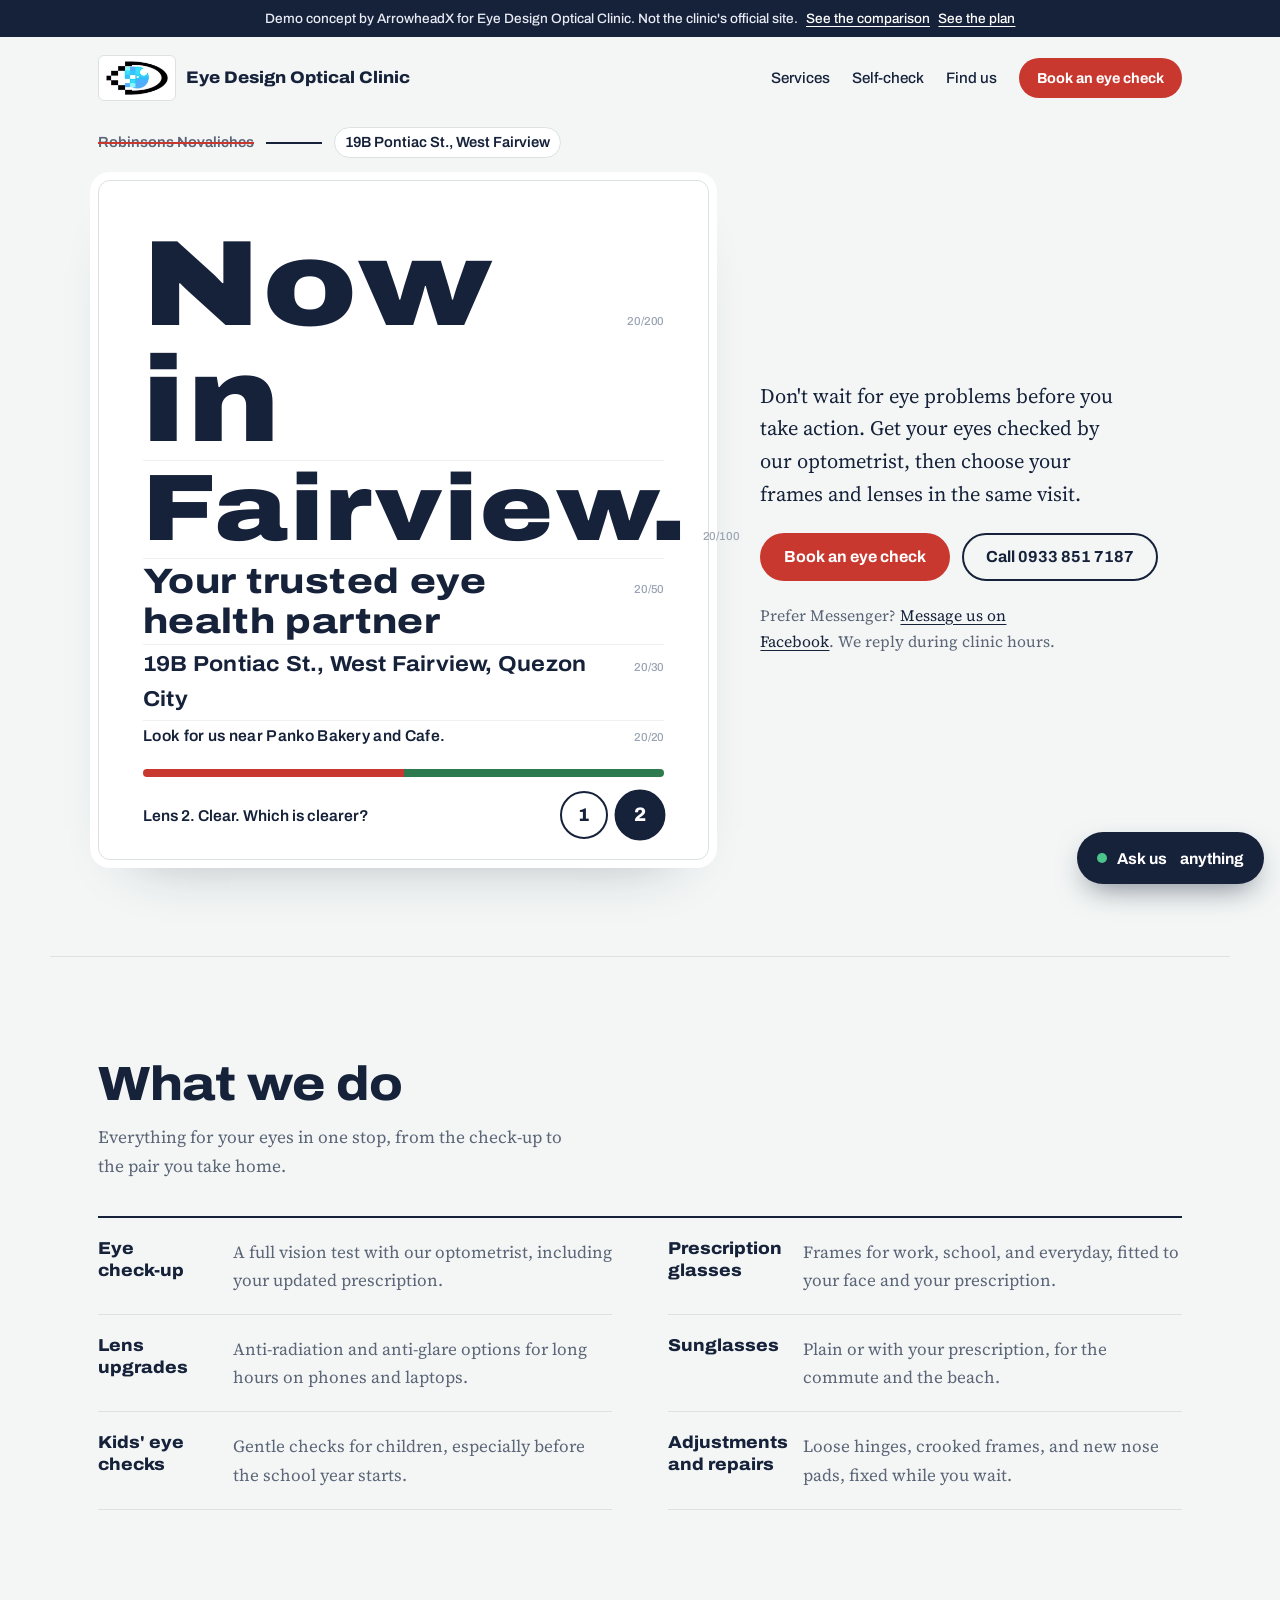
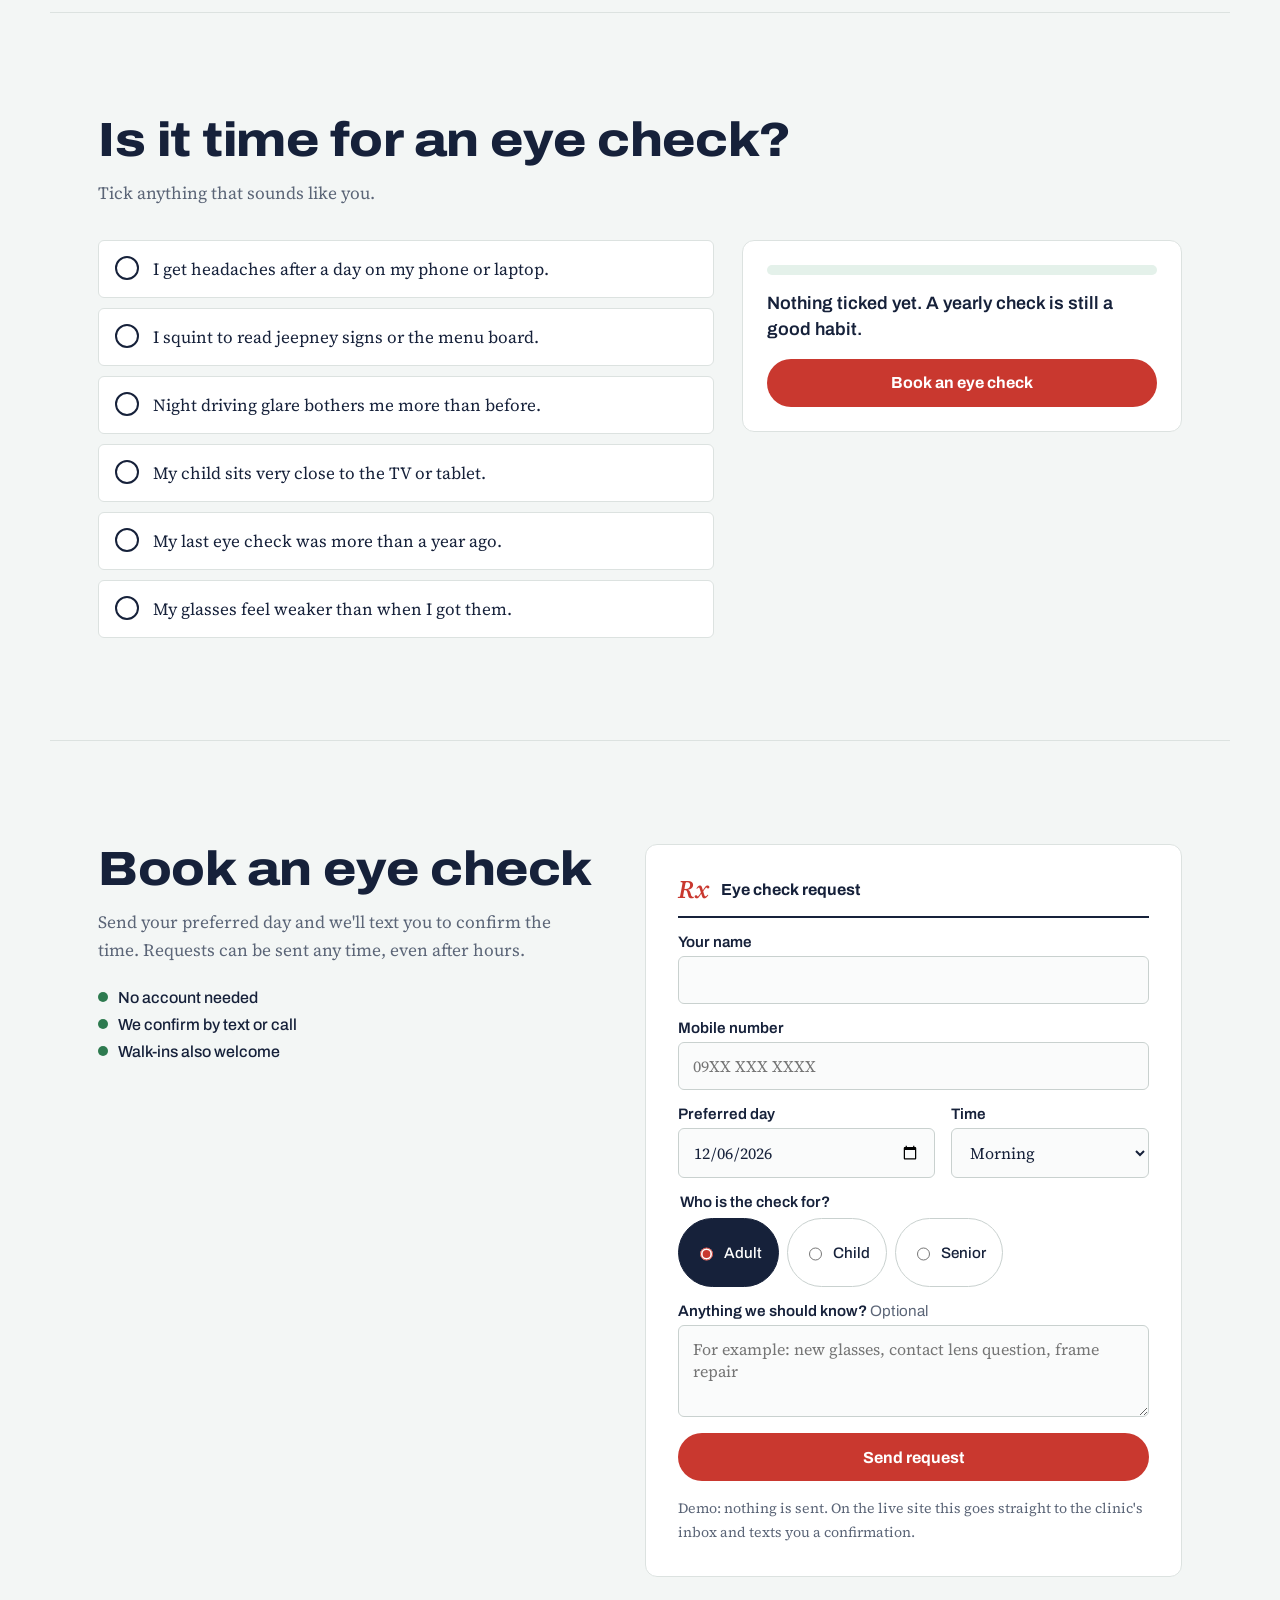
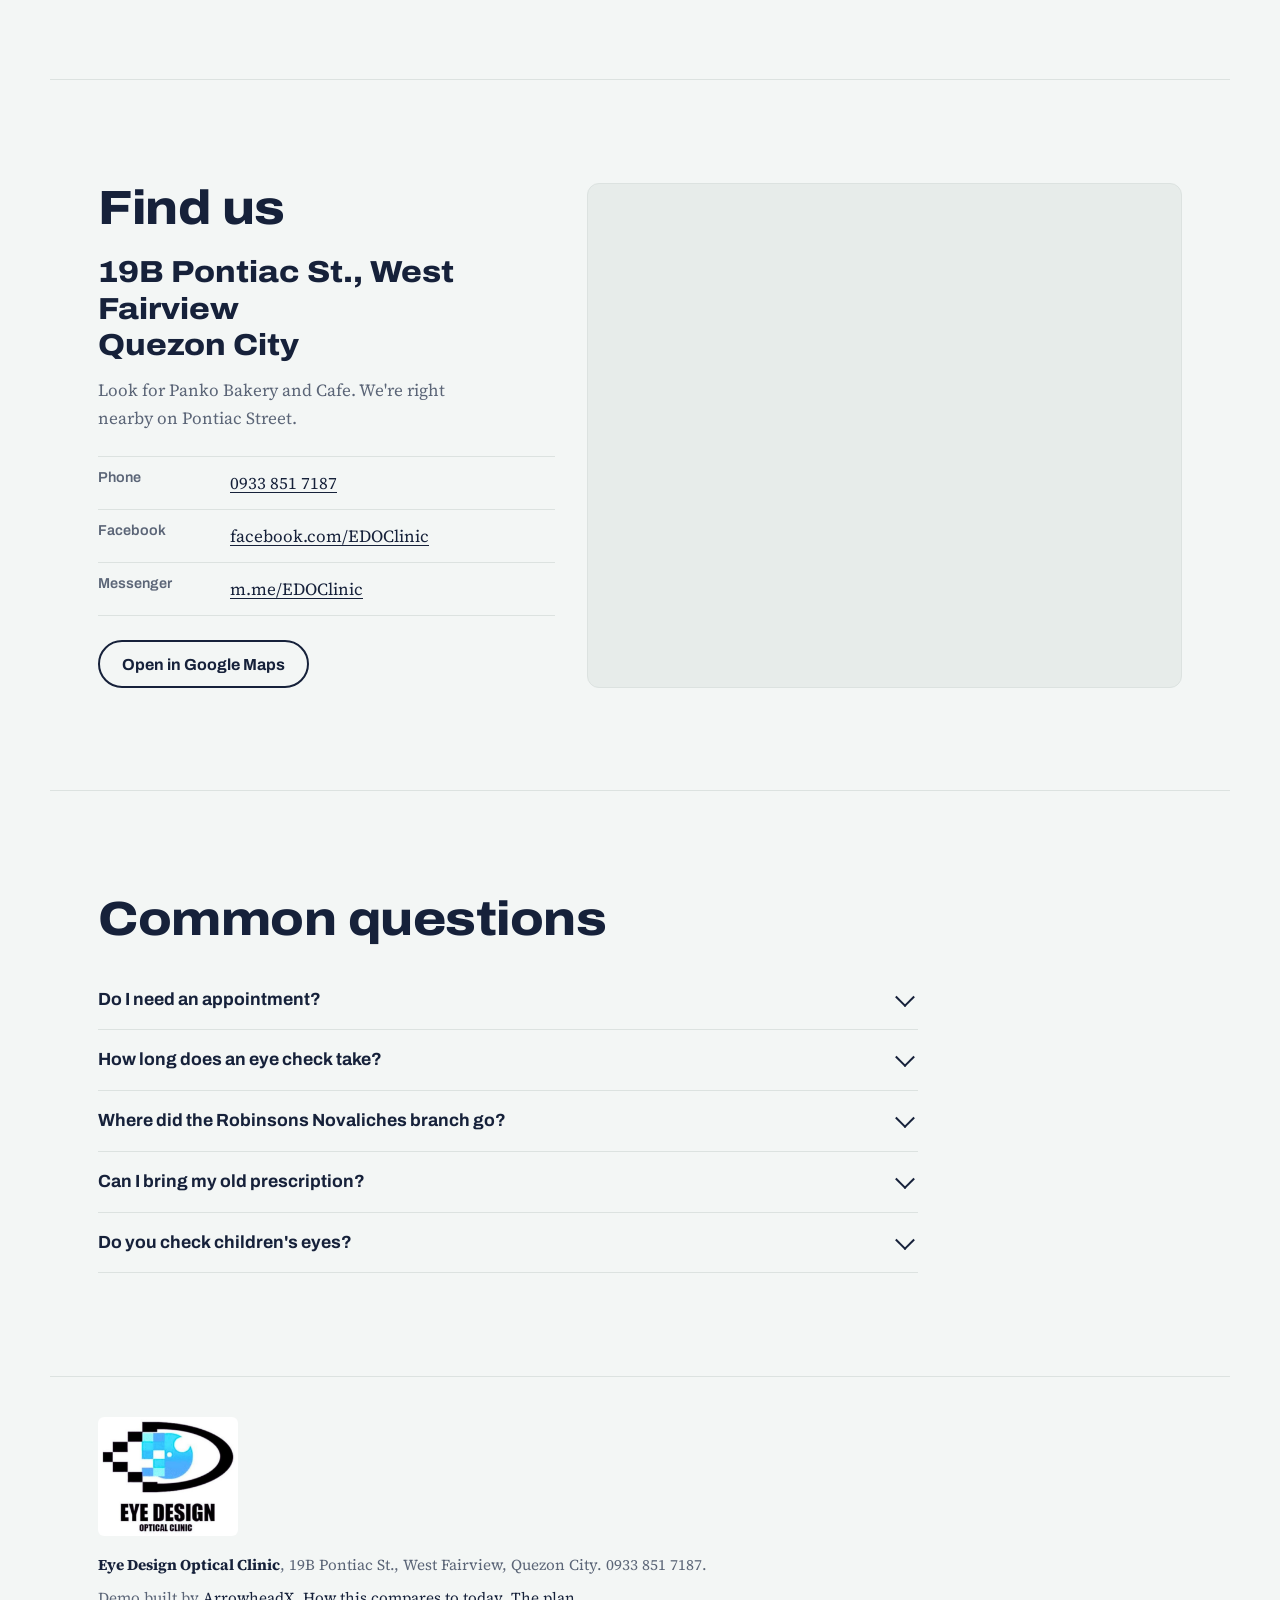
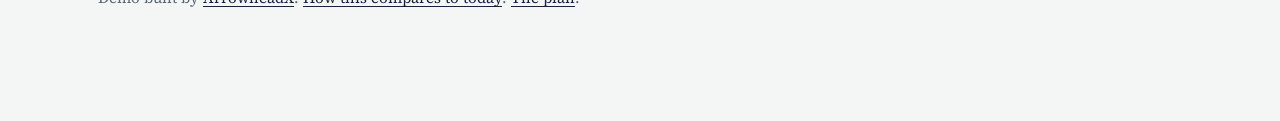
<file: index.html>
<!doctype html>
<html lang="en">
<head>
<meta charset="utf-8">
<meta name="viewport" content="width=device-width, initial-scale=1">
<title>Eye Design Optical Clinic | Eye checks in West Fairview, Quezon City (demo)</title>
<meta name="description" content="Demo concept: Eye Design Optical Clinic is now at 19B Pontiac St., West Fairview, Quezon City, near Panko Bakery and Cafe. Request an eye check any time.">
<meta name="robots" content="noindex, nofollow">
<link rel="preconnect" href="https://fonts.googleapis.com">
<link rel="preconnect" href="https://fonts.gstatic.com" crossorigin>
<link href="https://fonts.googleapis.com/css2?family=Archivo:wdth,wght@62..125,400..900&family=Source+Serif+4:opsz,wght@8..60,400;8..60,600&display=swap" rel="stylesheet">
<link rel="stylesheet" href="styles.css">
<link rel="icon" type="image/png" href="assets/favicon.png">
<link rel="apple-touch-icon" href="assets/apple-touch-icon.png">
</head>
<body>
<a class="skip" href="#book">Skip to booking</a>

<div class="demo-bar" role="note">
  Demo concept by ArrowheadX for Eye Design Optical Clinic. Not the clinic's official site.
  <a href="compare">See the comparison</a> <a href="pitch">See the plan</a>
</div>

<header class="top">
  <a class="brand" href="#" aria-label="Eye Design Optical Clinic, home">
    <img class="brand-logo" src="assets/logo-mark-240.png" alt="" width="80" height="45">
    <span class="brand-name">Eye Design Optical Clinic</span>
  </a>
  <nav aria-label="Main">
    <a href="#services">Services</a>
    <a href="#check">Self-check</a>
    <a href="#visit">Find us</a>
    <a class="btn btn-red btn-sm" href="#book"><span class="hide-sm">Book an eye check</span><span class="show-sm">Book now</span></a>
  </nav>
</header>

<main>
<section class="hero" aria-labelledby="hero-title">
  <div class="moved" role="status">
    <span class="moved-old">Robinsons Novaliches</span>
    <span class="moved-line" aria-hidden="true"><i></i></span>
    <span class="moved-new">19B Pontiac St., West Fairview</span>
    <span class="sr">We have moved from Robinsons Novaliches to 19B Pontiac St., West Fairview.</span>
  </div>

  <div class="hero-grid">
    <figure class="chart" id="chart" data-lens="0">
      <h1 id="hero-title" class="chart-rows">
        <span class="row r1"><b>Now in</b><em>20/200</em></span>
        <span class="row r2"><b>Fairview.</b><em>20/100</em></span>
        <span class="row r3"><b>Your trusted eye health partner</b><em>20/50</em></span>
        <span class="row r4"><b>19B Pontiac St., West Fairview, Quezon City</b><em>20/30</em></span>
        <span class="row r5"><b>Look for us near Panko Bakery and Cafe.</b><em>20/20</em></span>
      </h1>
      <div class="duo" aria-hidden="true"><span></span><span></span></div>
      <figcaption class="lens-q">
        <span id="lens-prompt">Which is clearer?</span>
        <span class="lens-btns" role="group" aria-label="Choose a lens">
          <button type="button" class="lens" data-lens="1" aria-pressed="false">1</button>
          <button type="button" class="lens" data-lens="2" aria-pressed="false">2</button>
        </span>
      </figcaption>
    </figure>

    <div class="hero-side">
      <p class="lede">Don't wait for eye problems before you take action. Get your eyes checked by our optometrist, then choose your frames and lenses in the same visit.</p>
      <div class="actions">
        <a class="btn btn-red" href="#book">Book an eye check</a>
        <a class="btn btn-line" href="tel:+639338517187">Call 0933 851 7187</a>
      </div>
      <p class="side-note">Prefer Messenger? <a href="https://m.me/EDOClinic" rel="noopener">Message us on Facebook</a>. We reply during clinic hours.</p>
    </div>
  </div>
</section>

<section id="services" class="section services" aria-labelledby="svc-title">
  <h2 id="svc-title">What we do</h2>
  <p class="section-lede">Everything for your eyes in one stop, from the check-up to the pair you take home.</p>
  <dl class="svc">
    <div><dt>Eye check‑up</dt><dd>A full vision test with our optometrist, including your updated prescription.</dd></div>
    <div><dt>Prescription glasses</dt><dd>Frames for work, school, and everyday, fitted to your face and your prescription.</dd></div>
    <div><dt>Lens upgrades</dt><dd>Anti-radiation and anti-glare options for long hours on phones and laptops.</dd></div>
    <div><dt>Sunglasses</dt><dd>Plain or with your prescription, for the commute and the beach.</dd></div>
    <div><dt>Kids' eye checks</dt><dd>Gentle checks for children, especially before the school year starts.</dd></div>
    <div><dt>Adjustments and repairs</dt><dd>Loose hinges, crooked frames, and new nose pads, fixed while you wait.</dd></div>
  </dl>
</section>

<section id="check" class="section check" aria-labelledby="chk-title">
  <div class="check-head">
    <h2 id="chk-title">Is it time for an eye check?</h2>
    <p class="section-lede">Tick anything that sounds like you.</p>
  </div>
  <div class="check-body">
    <fieldset class="signs">
      <legend class="sr">Signs you may need an eye check</legend>
      <label><input type="checkbox"> I get headaches after a day on my phone or laptop.</label>
      <label><input type="checkbox"> I squint to read jeepney signs or the menu board.</label>
      <label><input type="checkbox"> Night driving glare bothers me more than before.</label>
      <label><input type="checkbox"> My child sits very close to the TV or tablet.</label>
      <label><input type="checkbox"> My last eye check was more than a year ago.</label>
      <label><input type="checkbox"> My glasses feel weaker than when I got them.</label>
    </fieldset>
    <div class="verdict" aria-live="polite">
      <div class="verdict-bar" aria-hidden="true"><span id="verdict-fill"></span></div>
      <p id="verdict-text">Nothing ticked yet. A yearly check is still a good habit.</p>
      <a class="btn btn-red" id="verdict-cta" href="#book">Book an eye check</a>
    </div>
  </div>
</section>

<section id="book" class="section book" aria-labelledby="book-title">
  <div class="book-intro">
    <h2 id="book-title">Book an eye check</h2>
    <p class="section-lede">Send your preferred day and we'll text you to confirm the time. Requests can be sent any time, even after hours.</p>
    <ul class="book-facts">
      <li>No account needed</li>
      <li>We confirm by text or call</li>
      <li>Walk-ins also welcome</li>
    </ul>
  </div>

  <form class="slip" id="book-form" novalidate>
    <div class="slip-head">
      <span class="slip-mark" aria-hidden="true">Rx</span>
      <span>Eye check request</span>
    </div>
    <div class="field">
      <label for="f-name">Your name</label>
      <input id="f-name" name="name" autocomplete="name" required>
      <p class="err" id="e-name">Enter your name so we know who to expect.</p>
    </div>
    <div class="field">
      <label for="f-phone">Mobile number</label>
      <input id="f-phone" name="phone" type="tel" inputmode="tel" autocomplete="tel" placeholder="09XX XXX XXXX" required>
      <p class="err" id="e-phone">Enter an 11-digit mobile number starting with 09.</p>
    </div>
    <div class="row2">
      <div class="field">
        <label for="f-date">Preferred day</label>
        <input id="f-date" name="date" type="date" required>
        <p class="err" id="e-date">Pick a day from today onward.</p>
      </div>
      <div class="field">
        <label for="f-time">Time</label>
        <select id="f-time" name="time">
          <option>Morning</option>
          <option>Afternoon</option>
          <option>Anytime</option>
        </select>
      </div>
    </div>
    <fieldset class="field who">
      <legend>Who is the check for?</legend>
      <label><input type="radio" name="who" value="Adult" checked> Adult</label>
      <label><input type="radio" name="who" value="Child"> Child</label>
      <label><input type="radio" name="who" value="Senior"> Senior</label>
    </fieldset>
    <div class="field">
      <label for="f-note">Anything we should know? <span class="opt">Optional</span></label>
      <textarea id="f-note" name="note" rows="3" placeholder="For example: new glasses, contact lens question, frame repair"></textarea>
    </div>
    <button class="btn btn-red btn-block" type="submit">Send request</button>
    <p class="demo-note">Demo: nothing is sent. On the live site this goes straight to the clinic's inbox and texts you a confirmation.</p>

    <div class="sent" id="sent" hidden tabindex="-1">
      <svg class="sent-lens" viewBox="0 0 120 60" aria-hidden="true">
        <circle cx="30" cy="30" r="22"/><circle cx="90" cy="30" r="22"/>
        <path d="M52 30c4-6 12-6 16 0"/>
        <path class="tick" d="M80 31l7 7 13-15"/>
      </svg>
      <h3>Request sent</h3>
      <p id="sent-text">We'll text you to confirm your time.</p>
      <button type="button" class="btn btn-line" id="sent-again">Book for someone else</button>
    </div>
  </form>
</section>

<section id="visit" class="section visit" aria-labelledby="visit-title">
  <div class="visit-info">
    <h2 id="visit-title">Find us</h2>
    <address>
      19B Pontiac St., West Fairview<br>Quezon City
    </address>
    <p class="landmark">Look for Panko Bakery and Cafe. We're right nearby on Pontiac Street.</p>
    <ul class="contact">
      <li><span>Phone</span><a href="tel:+639338517187">0933 851 7187</a></li>
      <li><span>Facebook</span><a href="https://www.facebook.com/EDOClinic" rel="noopener">facebook.com/EDOClinic</a></li>
      <li><span>Messenger</span><a href="https://m.me/EDOClinic" rel="noopener">m.me/EDOClinic</a></li>
    </ul>
    <a class="btn btn-line" href="https://www.google.com/maps/search/?api=1&query=19B+Pontiac+St+West+Fairview+Quezon+City" rel="noopener">Open in Google Maps</a>
  </div>
  <div class="map">
    <iframe title="Map to 19B Pontiac St., West Fairview" loading="lazy" referrerpolicy="no-referrer-when-downgrade"
      src="https://maps.google.com/maps?q=19B%20Pontiac%20St%2C%20West%20Fairview%2C%20Quezon%20City&z=16&output=embed"></iframe>
  </div>
</section>

<section class="section faq" aria-labelledby="faq-title">
  <h2 id="faq-title">Common questions</h2>
  <details><summary>Do I need an appointment?</summary><p>Walk-ins are welcome. Booking ahead means less waiting, especially on weekends.</p></details>
  <details><summary>How long does an eye check take?</summary><p>Most check-ups take about 20 to 30 minutes. Choosing frames takes as long as you like.</p></details>
  <details><summary>Where did the Robinsons Novaliches branch go?</summary><p>We've moved to 19B Pontiac St., West Fairview, near Panko Bakery and Cafe. Same team, new home.</p></details>
  <details><summary>Can I bring my old prescription?</summary><p>Yes. Bring your old glasses or prescription so we can compare and see what changed.</p></details>
  <details><summary>Do you check children's eyes?</summary><p>Yes. Kids often don't say they can't see the board, so a check before school starts is a good idea.</p></details>
</section>
</main>

<footer class="foot">
  <img class="foot-logo" src="assets/logo-full-480.png" alt="Eye Design Optical Clinic logo" width="160" height="137" loading="lazy">
  <p><strong>Eye Design Optical Clinic</strong>, 19B Pontiac St., West Fairview, Quezon City. 0933 851 7187.</p>
  <p class="foot-demo">Demo built by <a href="https://arrowheadx.ai" rel="noopener">ArrowheadX</a>. <a href="compare">How this compares to today</a>. <a href="pitch">The plan</a>.</p>
</footer>

<button class="chat-fab" id="chat-open" aria-expanded="false" aria-controls="chat">
  <span class="chat-dot" aria-hidden="true"></span> Ask us<span class="fab-long">&nbsp;anything</span>
</button>
<section class="chat" id="chat" hidden aria-label="Chat with Eye Design Optical Clinic">
  <header class="chat-head">
    <div><strong>Eye Design Optical</strong><span>Answers any time, even after hours</span></div>
    <button type="button" class="chat-x" id="chat-close" aria-label="Close chat">&times;</button>
  </header>
  <div class="chat-log" id="chat-log" aria-live="polite"></div>
  <div class="chat-quick" id="chat-quick">
    <button type="button">Where are you now?</button>
    <button type="button">How much is an eye check?</button>
    <button type="button">Are you open today?</button>
    <button type="button">Book for my child</button>
  </div>
  <form class="chat-form" id="chat-form">
    <label for="chat-in" class="sr">Type a question</label>
    <input id="chat-in" autocomplete="off" placeholder="Type a question">
    <button type="submit">Send</button>
  </form>
</section>

<script src="app.js"></script>
</body>
</html>
</file>
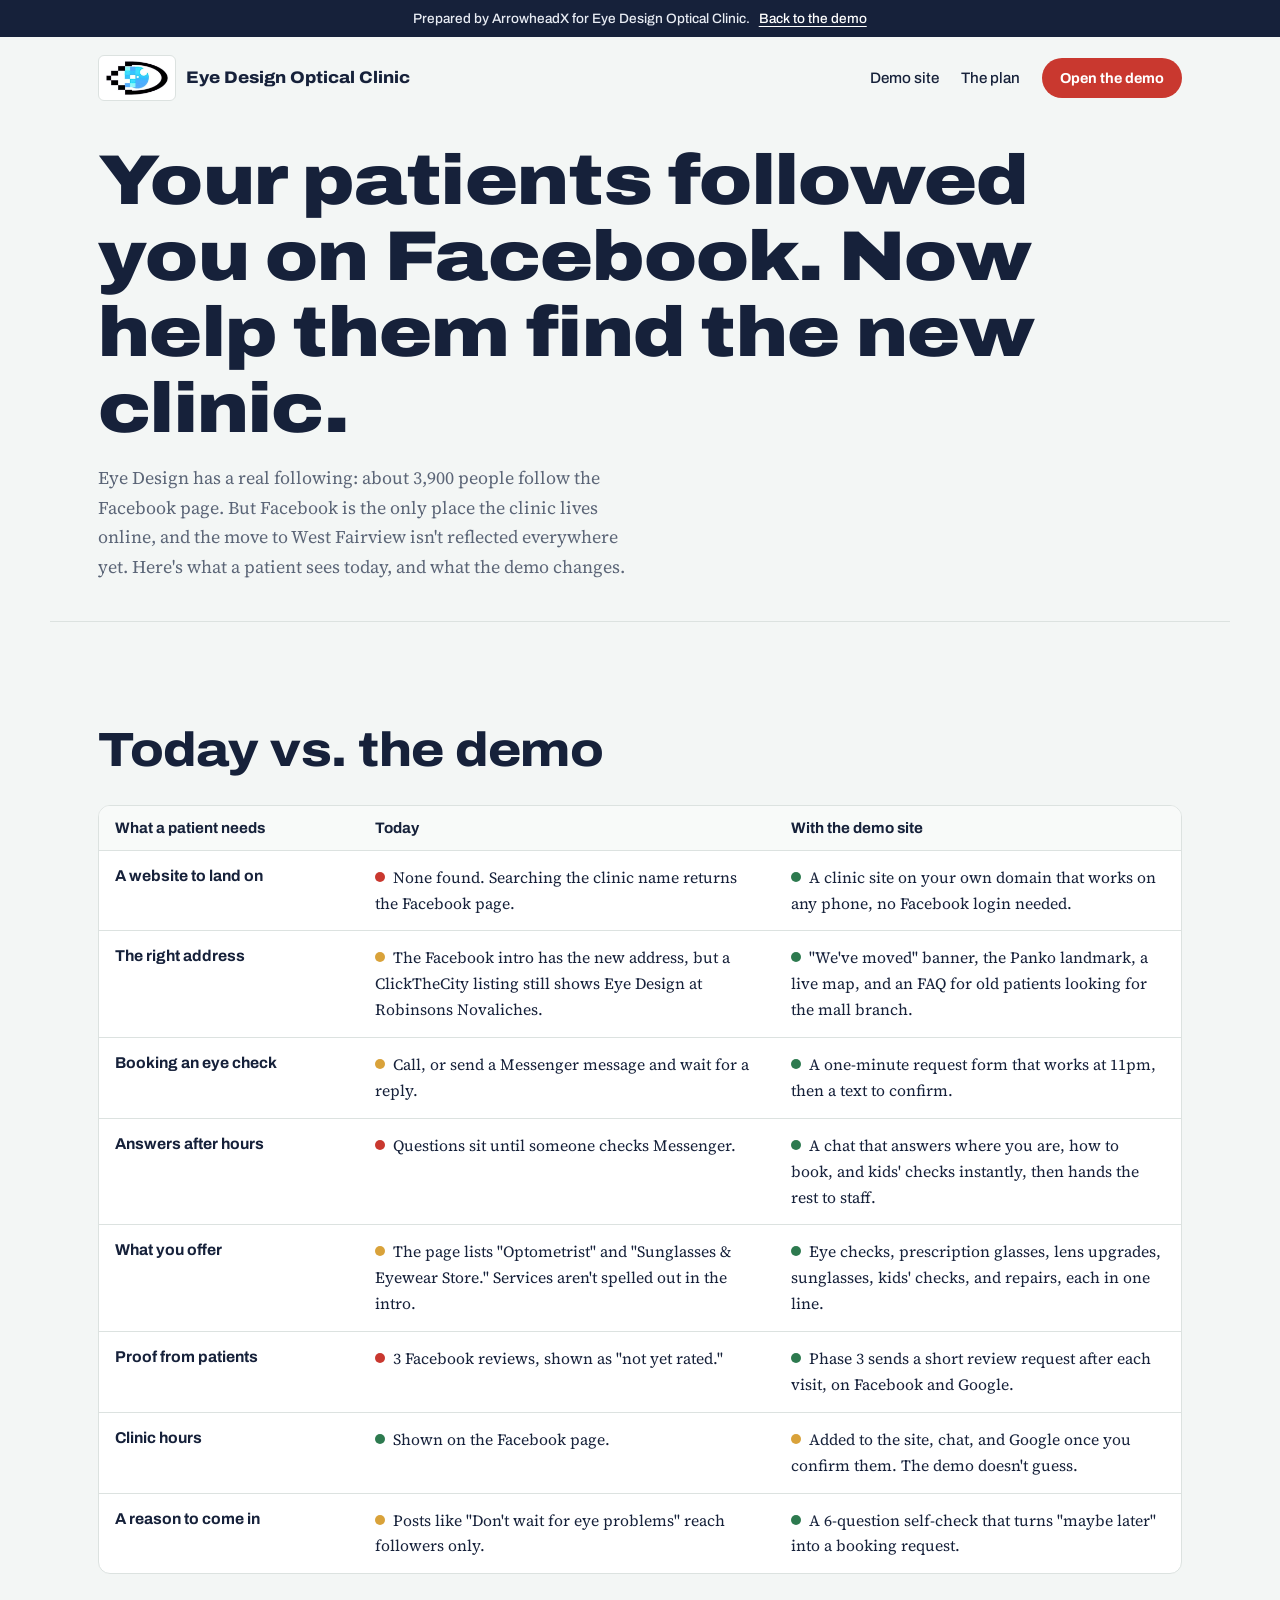
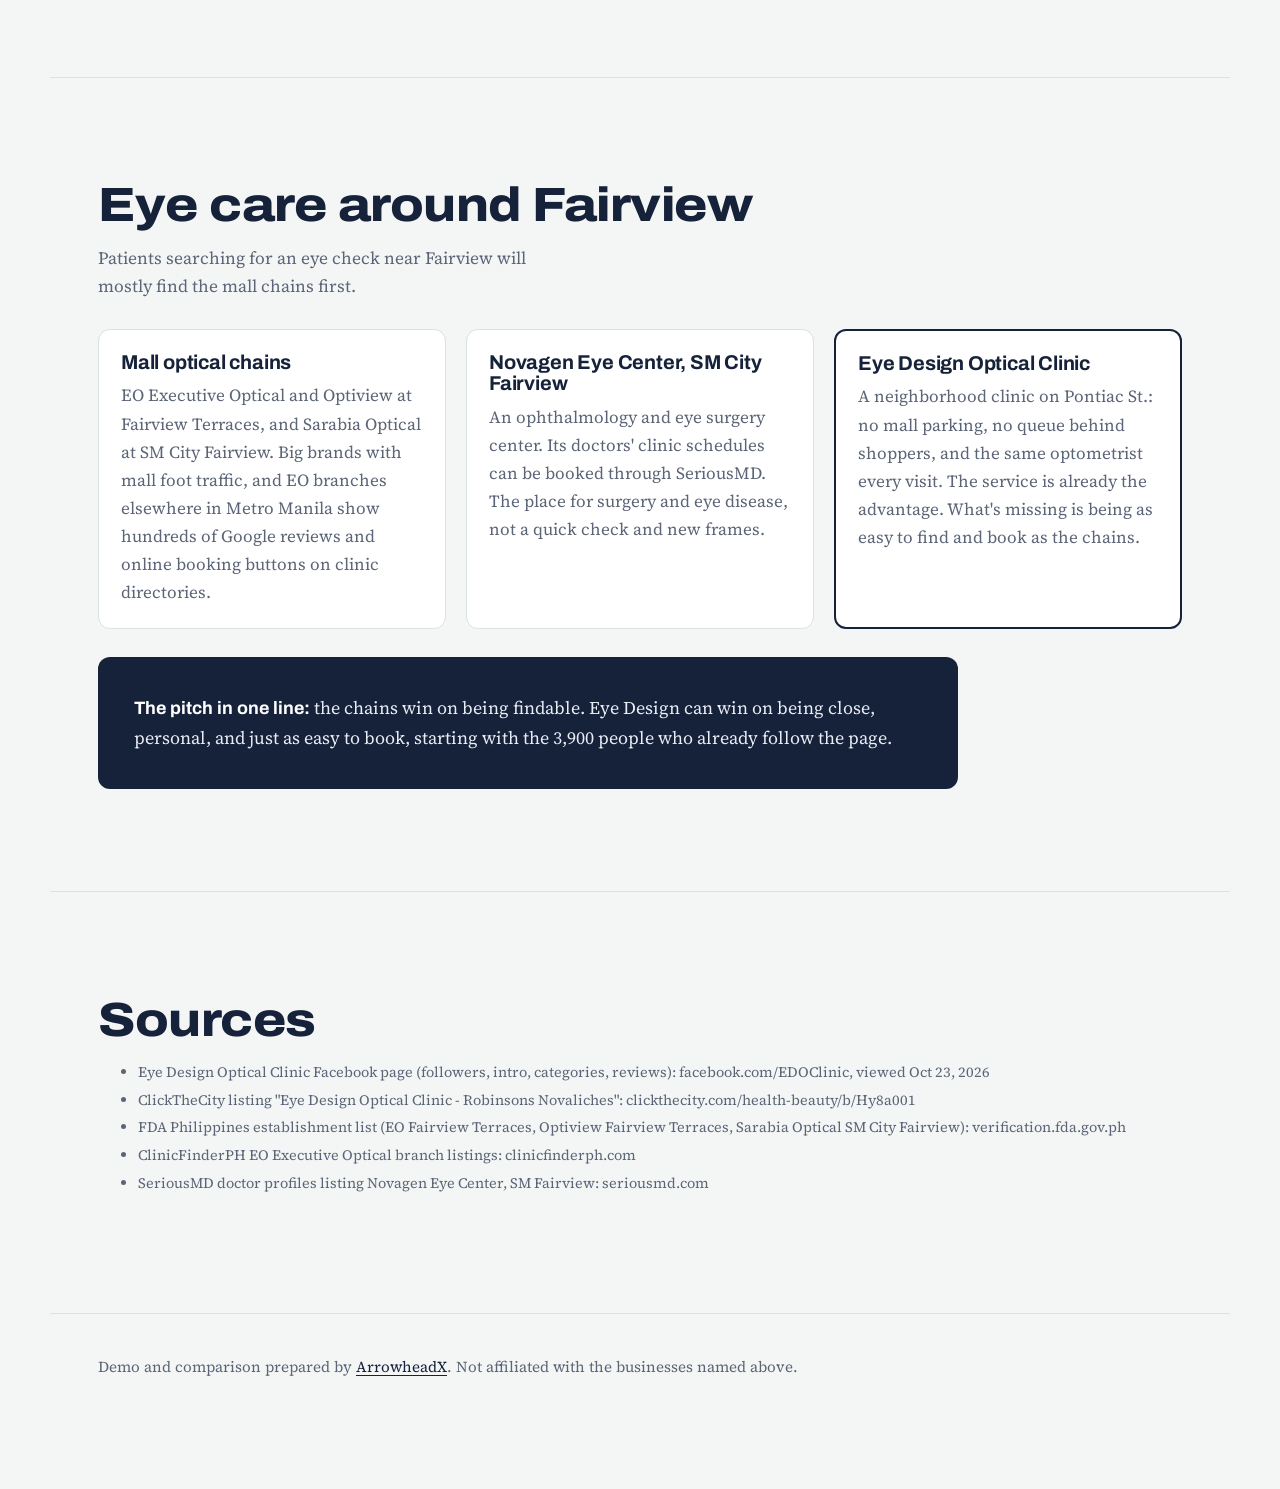
<file: compare.html>
<!doctype html>
<html lang="en">
<head>
<meta charset="utf-8">
<meta name="viewport" content="width=device-width, initial-scale=1">
<title>Eye Design Optical Clinic: today vs. the demo</title>
<meta name="description" content="How Eye Design Optical Clinic's current online presence compares with the ArrowheadX demo site, and with other eye care options in Fairview.">
<meta name="robots" content="noindex, nofollow">
<link rel="preconnect" href="https://fonts.googleapis.com">
<link rel="preconnect" href="https://fonts.gstatic.com" crossorigin>
<link href="https://fonts.googleapis.com/css2?family=Archivo:wdth,wght@62..125,400..900&family=Source+Serif+4:opsz,wght@8..60,400;8..60,600&display=swap" rel="stylesheet">
<link rel="stylesheet" href="styles.css">
<link rel="icon" type="image/png" href="/assets/favicon.png">
<link rel="apple-touch-icon" href="/assets/apple-touch-icon.png">
</head>
<body>
<div class="demo-bar" role="note">Prepared by ArrowheadX for Eye Design Optical Clinic. <a href="/">Back to the demo</a></div>

<header class="top">
  <a class="brand" href="/" aria-label="Back to the demo site">
    <img class="brand-logo" src="/assets/logo-mark-240.png" alt="" width="80" height="45">
    <span class="brand-name">Eye Design Optical Clinic</span>
  </a>
  <nav aria-label="Pages">
    <a href="/">Demo site</a>
    <a href="pitch">The plan</a>
    <a class="btn btn-red btn-sm" href="/">Open the demo</a>
  </nav>
</header>

<main>
<section class="page-head">
  <h1>Your patients followed you on Facebook. Now help them find the new clinic.</h1>
  <p>Eye Design has a real following: about 3,900 people follow the Facebook page. But Facebook is the only place the clinic lives online, and the move to West Fairview isn't reflected everywhere yet. Here's what a patient sees today, and what the demo changes.</p>
</section>

<section class="section" aria-labelledby="t1">
  <h2 id="t1">Today vs. the demo</h2>
  <div class="tbl-wrap">
    <table>
      <thead><tr><th scope="col">What a patient needs</th><th scope="col">Today</th><th scope="col">With the demo site</th></tr></thead>
      <tbody>
        <tr><th scope="row">A website to land on</th>
          <td><span class="mark no"></span>None found. Searching the clinic name returns the Facebook page.</td>
          <td><span class="mark yes"></span>A clinic site on your own domain that works on any phone, no Facebook login needed.</td></tr>
        <tr><th scope="row">The right address</th>
          <td><span class="mark part"></span>The Facebook intro has the new address, but a ClickTheCity listing still shows Eye Design at Robinsons Novaliches.</td>
          <td><span class="mark yes"></span>"We've moved" banner, the Panko landmark, a live map, and an FAQ for old patients looking for the mall branch.</td></tr>
        <tr><th scope="row">Booking an eye check</th>
          <td><span class="mark part"></span>Call, or send a Messenger message and wait for a reply.</td>
          <td><span class="mark yes"></span>A one-minute request form that works at 11pm, then a text to confirm.</td></tr>
        <tr><th scope="row">Answers after hours</th>
          <td><span class="mark no"></span>Questions sit until someone checks Messenger.</td>
          <td><span class="mark yes"></span>A chat that answers where you are, how to book, and kids' checks instantly, then hands the rest to staff.</td></tr>
        <tr><th scope="row">What you offer</th>
          <td><span class="mark part"></span>The page lists "Optometrist" and "Sunglasses &amp; Eyewear Store." Services aren't spelled out in the intro.</td>
          <td><span class="mark yes"></span>Eye checks, prescription glasses, lens upgrades, sunglasses, kids' checks, and repairs, each in one line.</td></tr>
        <tr><th scope="row">Proof from patients</th>
          <td><span class="mark no"></span>3 Facebook reviews, shown as "not yet rated."</td>
          <td><span class="mark yes"></span>Phase 3 sends a short review request after each visit, on Facebook and Google.</td></tr>
        <tr><th scope="row">Clinic hours</th>
          <td><span class="mark yes"></span>Shown on the Facebook page.</td>
          <td><span class="mark part"></span>Added to the site, chat, and Google once you confirm them. The demo doesn't guess.</td></tr>
        <tr><th scope="row">A reason to come in</th>
          <td><span class="mark part"></span>Posts like "Don't wait for eye problems" reach followers only.</td>
          <td><span class="mark yes"></span>A 6-question self-check that turns "maybe later" into a booking request.</td></tr>
      </tbody>
    </table>
  </div>
</section>

<section class="section" aria-labelledby="t2">
  <h2 id="t2">Eye care around Fairview</h2>
  <p class="section-lede">Patients searching for an eye check near Fairview will mostly find the mall chains first.</p>
  <div class="cols">
    <article class="col">
      <h3>Mall optical chains</h3>
      <p>EO Executive Optical and Optiview at Fairview Terraces, and Sarabia Optical at SM City Fairview. Big brands with mall foot traffic, and EO branches elsewhere in Metro Manila show hundreds of Google reviews and online booking buttons on clinic directories.</p>
    </article>
    <article class="col">
      <h3>Novagen Eye Center, SM City Fairview</h3>
      <p>An ophthalmology and eye surgery center. Its doctors' clinic schedules can be booked through SeriousMD. The place for surgery and eye disease, not a quick check and new frames.</p>
    </article>
    <article class="col us">
      <h3>Eye Design Optical Clinic</h3>
      <p>A neighborhood clinic on Pontiac St.: no mall parking, no queue behind shoppers, and the same optometrist every visit. The service is already the advantage. What's missing is being as easy to find and book as the chains.</p>
    </article>
  </div>
  <div class="callout">
    <strong>The pitch in one line:</strong> the chains win on being findable. Eye Design can win on being close, personal, and just as easy to book, starting with the 3,900 people who already follow the page.
  </div>
</section>

<section class="section" aria-labelledby="t3">
  <h2 id="t3">Sources</h2>
  <ul class="src">
    <li>Eye Design Optical Clinic Facebook page (followers, intro, categories, reviews): facebook.com/EDOClinic, viewed Oct 23, 2026</li>
    <li>ClickTheCity listing "Eye Design Optical Clinic - Robinsons Novaliches": clickthecity.com/health-beauty/b/Hy8a001</li>
    <li>FDA Philippines establishment list (EO Fairview Terraces, Optiview Fairview Terraces, Sarabia Optical SM City Fairview): verification.fda.gov.ph</li>
    <li>ClinicFinderPH EO Executive Optical branch listings: clinicfinderph.com</li>
    <li>SeriousMD doctor profiles listing Novagen Eye Center, SM Fairview: seriousmd.com</li>
  </ul>
</section>
</main>

<footer class="foot">
  <p>Demo and comparison prepared by <a href="https://arrowheadx.ai" rel="noopener">ArrowheadX</a>. Not affiliated with the businesses named above.</p>
</footer>
</body>
</html>
</file>
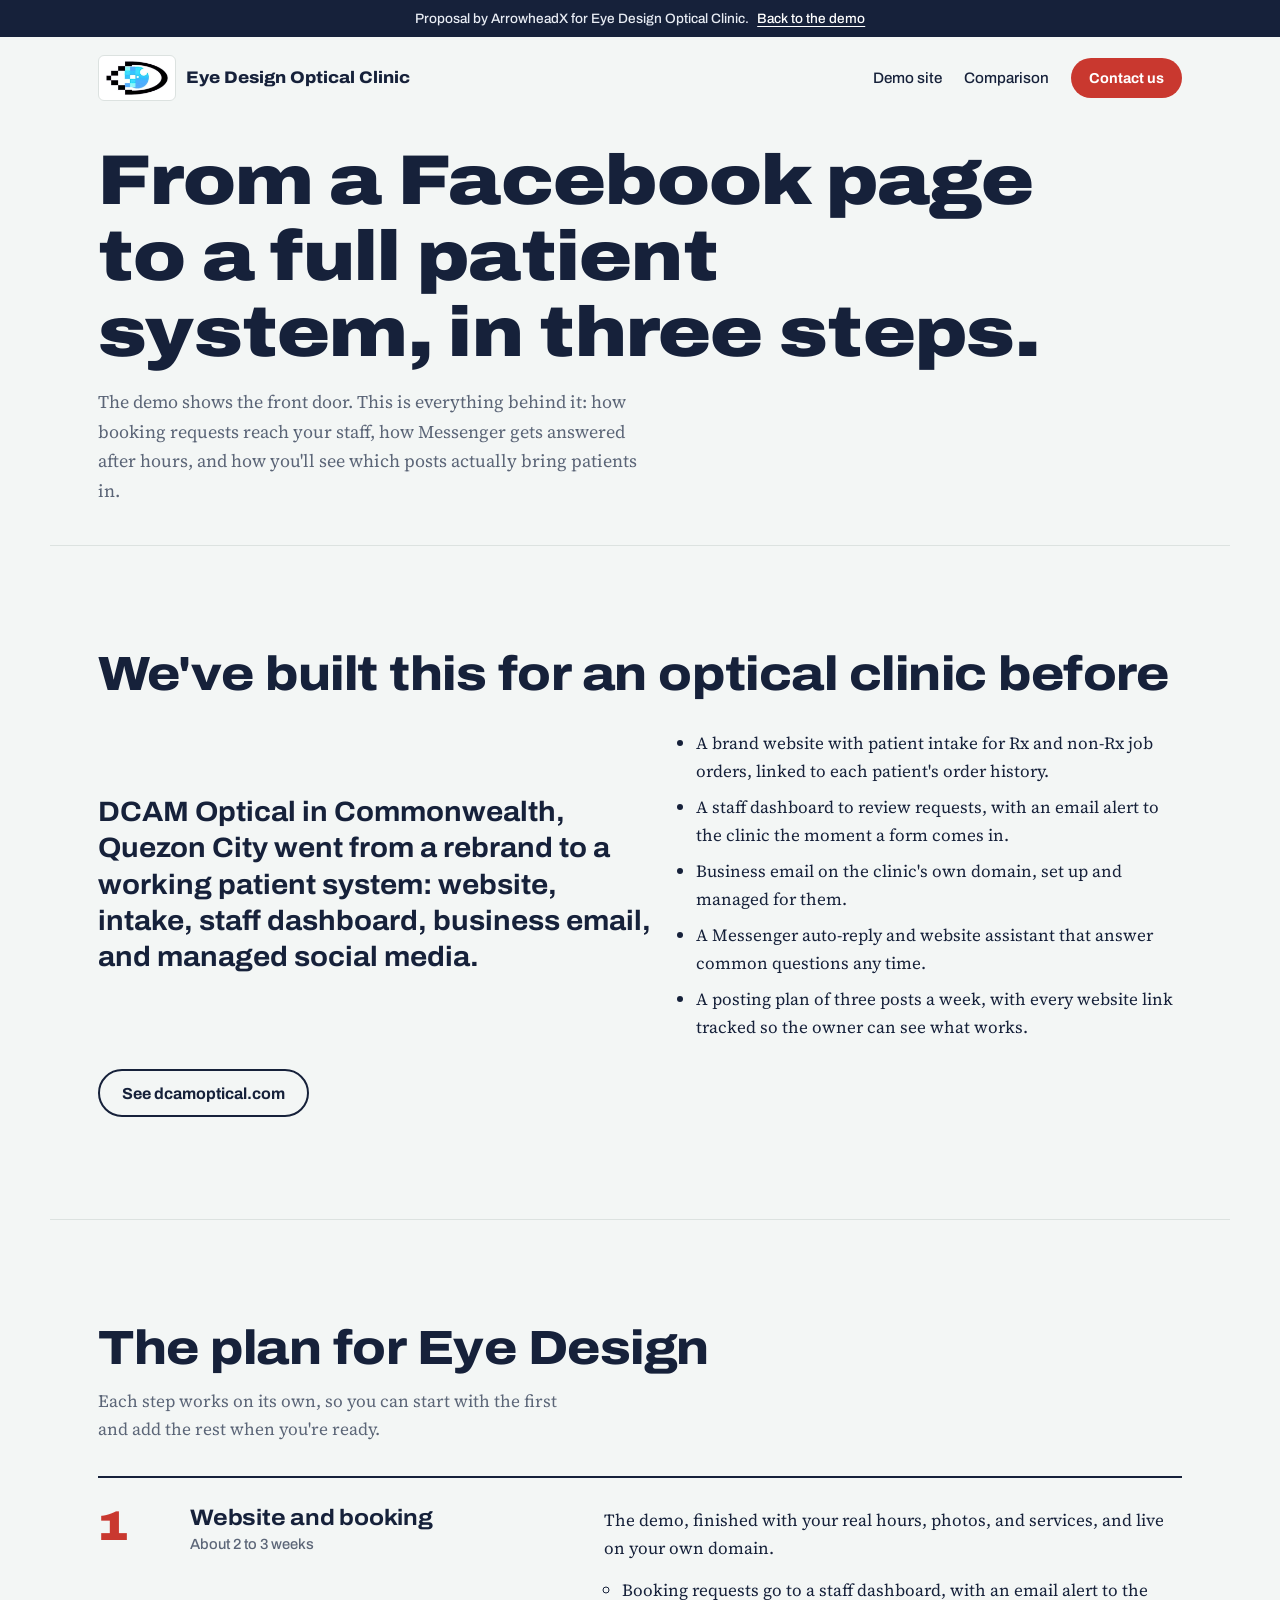
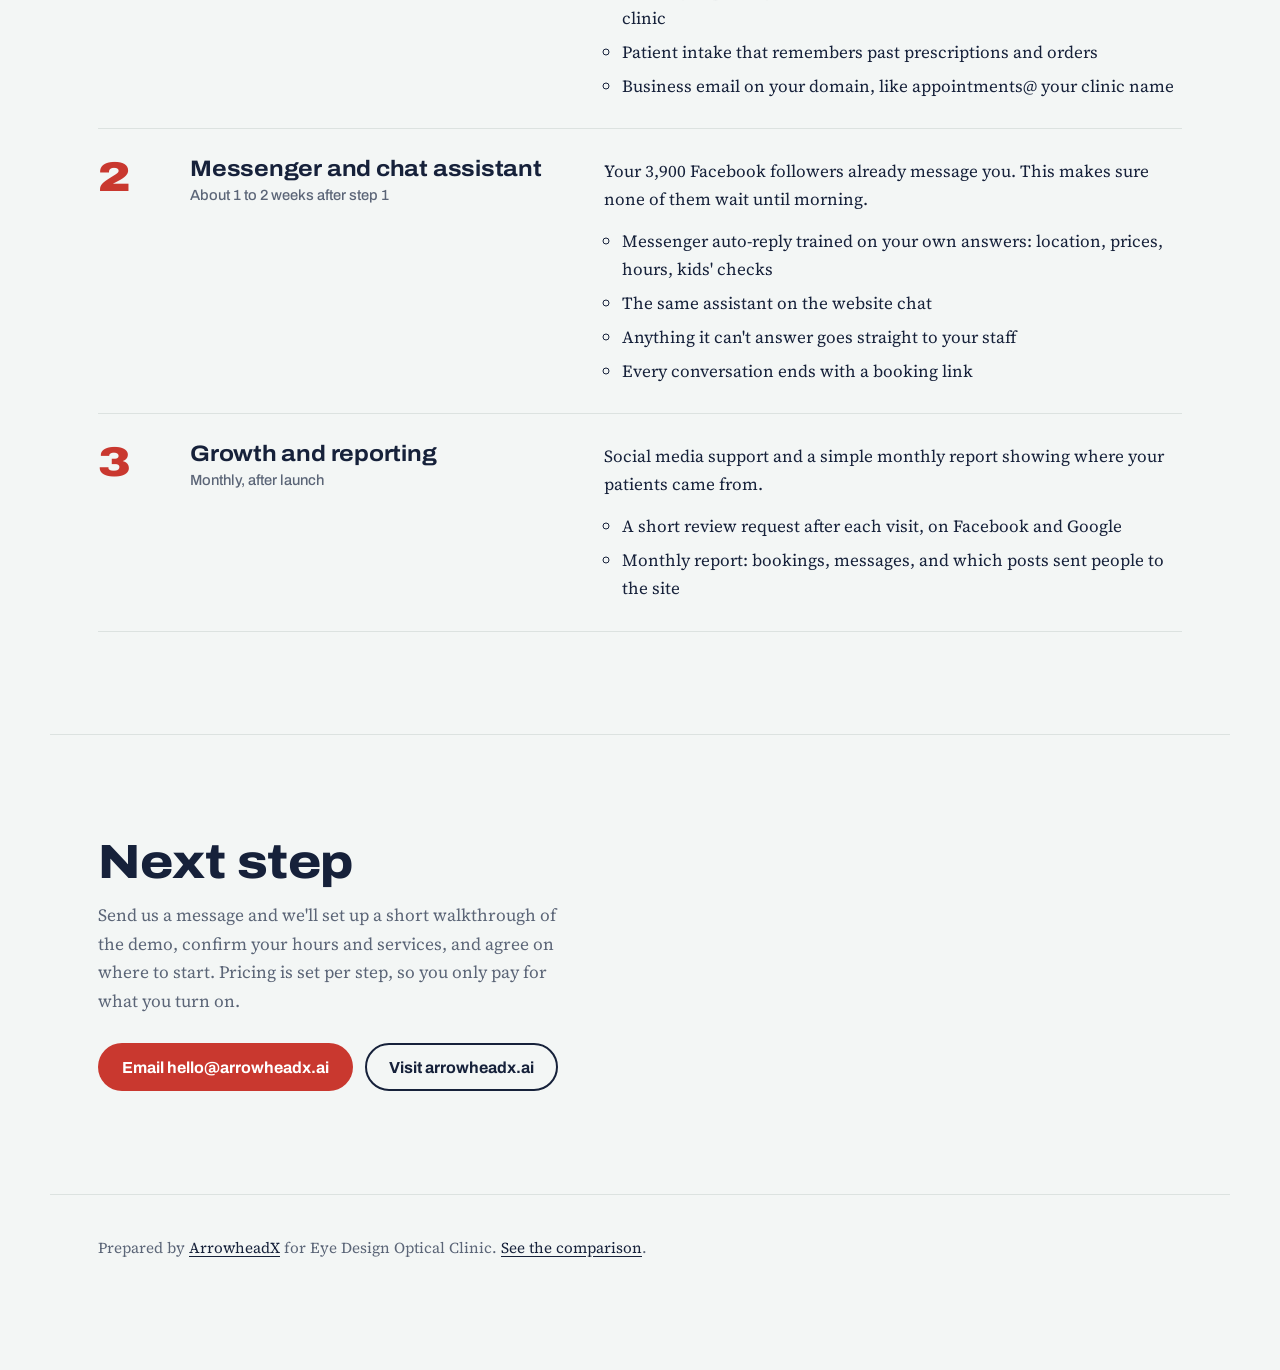
<file: pitch.html>
<!doctype html>
<html lang="en">
<head>
<meta charset="utf-8">
<meta name="viewport" content="width=device-width, initial-scale=1">
<title>The plan for Eye Design Optical Clinic</title>
<meta name="description" content="ArrowheadX's proposed rollout for Eye Design Optical Clinic: website and booking, Messenger and chat assistant, then growth and reporting.">
<meta name="robots" content="noindex, nofollow">
<link rel="preconnect" href="https://fonts.googleapis.com">
<link rel="preconnect" href="https://fonts.gstatic.com" crossorigin>
<link href="https://fonts.googleapis.com/css2?family=Archivo:wdth,wght@62..125,400..900&family=Source+Serif+4:opsz,wght@8..60,400;8..60,600&display=swap" rel="stylesheet">
<link rel="stylesheet" href="styles.css">
<link rel="icon" type="image/png" href="/assets/favicon.png">
<link rel="apple-touch-icon" href="/assets/apple-touch-icon.png">
</head>
<body>
<div class="demo-bar" role="note">Proposal by ArrowheadX for Eye Design Optical Clinic. <a href="/">Back to the demo</a></div>

<header class="top">
  <a class="brand" href="/" aria-label="Back to the demo site">
    <img class="brand-logo" src="/assets/logo-mark-240.png" alt="" width="80" height="45">
    <span class="brand-name">Eye Design Optical Clinic</span>
  </a>
  <nav aria-label="Pages">
    <a href="/">Demo site</a>
    <a href="compare">Comparison</a>
    <a class="btn btn-red btn-sm" href="#talk">Contact us</a>
  </nav>
</header>

<main>
<section class="page-head">
  <h1>From a Facebook page to a full patient system, in three steps.</h1>
  <p>The demo shows the front door. This is everything behind it: how booking requests reach your staff, how Messenger gets answered after hours, and how you'll see which posts actually bring patients in.</p>
</section>

<section class="section" aria-labelledby="proof-title">
  <h2 id="proof-title">We've built this for an optical clinic before</h2>
  <div class="proof">
    <blockquote>DCAM Optical in Commonwealth, Quezon City went from a rebrand to a working patient system: website, intake, staff dashboard, business email, and managed social media.</blockquote>
    <ul>
      <li>A brand website with patient intake for Rx and non-Rx job orders, linked to each patient's order history.</li>
      <li>A staff dashboard to review requests, with an email alert to the clinic the moment a form comes in.</li>
      <li>Business email on the clinic's own domain, set up and managed for them.</li>
      <li>A Messenger auto-reply and website assistant that answer common questions any time.</li>
      <li>A posting plan of three posts a week, with every website link tracked so the owner can see what works.</li>
    </ul>
  </div>
  <div class="cta-row"><a class="btn btn-line" href="https://dcamoptical.com" rel="noopener">See dcamoptical.com</a></div>
</section>

<section class="section" aria-labelledby="plan-title">
  <h2 id="plan-title">The plan for Eye Design</h2>
  <p class="section-lede">Each step works on its own, so you can start with the first and add the rest when you're ready.</p>
  <ol class="phases">
    <li>
      <div><h3>Website and booking</h3><span class="when">About 2 to 3 weeks</span></div>
      <div class="ph-body"><p>The demo, finished with your real hours, photos, and services, and live on your own domain.</p>
      <ul>
        <li>Booking requests go to a staff dashboard, with an email alert to the clinic</li>
        <li>Patient intake that remembers past prescriptions and orders</li>
        <li>Business email on your domain, like appointments@ your clinic name</li>
      </ul></div>
    </li>
    <li>
      <div><h3>Messenger and chat assistant</h3><span class="when">About 1 to 2 weeks after step 1</span></div>
      <div class="ph-body"><p>Your 3,900 Facebook followers already message you. This makes sure none of them wait until morning.</p>
      <ul>
        <li>Messenger auto-reply trained on your own answers: location, prices, hours, kids' checks</li>
        <li>The same assistant on the website chat</li>
        <li>Anything it can't answer goes straight to your staff</li>
        <li>Every conversation ends with a booking link</li>
      </ul></div>
    </li>
    <li>
      <div><h3>Growth and reporting</h3><span class="when">Monthly, after launch</span></div>
      <div class="ph-body"><p>Social media support and a simple monthly report showing where your patients came from.</p>
      <ul>
        <li>A short review request after each visit, on Facebook and Google</li>
        <li>Monthly report: bookings, messages, and which posts sent people to the site</li>
      </ul></div>
    </li>
  </ol>
</section>

<section class="section" id="talk" aria-labelledby="talk-title">
  <h2 id="talk-title">Next step</h2>
  <p class="section-lede">Send us a message and we'll set up a short walkthrough of the demo, confirm your hours and services, and agree on where to start. Pricing is set per step, so you only pay for what you turn on.</p>
  <div class="cta-row">
    <a class="btn btn-red" href="mailto:hello@arrowheadx.ai?subject=Eye%20Design%20Optical%20Clinic%20website">Email hello@arrowheadx.ai</a>
    <a class="btn btn-line" href="https://arrowheadx.ai" rel="noopener">Visit arrowheadx.ai</a>
  </div>
</section>
</main>

<footer class="foot">
  <p>Prepared by <a href="https://arrowheadx.ai" rel="noopener">ArrowheadX</a> for Eye Design Optical Clinic. <a href="compare">See the comparison</a>.</p>
</footer>
</body>
</html>
</file>
<file: styles.css>
:root{
  --bg:#F3F6F5;
  --panel:#FFFFFF;
  --ink:#16213A;
  --slate:#5B6577;
  --line:#DCE2E0;
  --red:#C9382F;
  --red-d:#A82C24;
  --green:#2D7A4F;
  --green-l:#E4F1EA;
  --red-l:#FBE9E7;
  --r-sm:6px;
  --r:12px;
  --display:"Archivo",system-ui,sans-serif;
  --body:"Source Serif 4",Georgia,serif;
  --gut:clamp(16px,4vw,48px);
  --max:1180px;
}
*{box-sizing:border-box}
html{scroll-behavior:smooth;-webkit-text-size-adjust:100%}
body{margin:0;background:var(--bg);color:var(--ink);font:400 1.0625rem/1.65 var(--body);overflow-x:hidden}
img,iframe,svg{max-width:100%}
a{color:var(--ink);text-underline-offset:3px}
a:hover{color:var(--red)}
:focus-visible{outline:3px solid var(--red);outline-offset:3px;border-radius:4px}
h1,h2,h3{font-family:var(--display);line-height:1.08;margin:0;letter-spacing:-.01em}
h2{font-size:clamp(1.9rem,4.4vw,3rem);font-weight:800;font-stretch:112%}
h3{font-size:1.25rem;font-weight:700}
p{margin:0}
.sr{position:absolute;width:1px;height:1px;overflow:hidden;clip:rect(0 0 0 0);white-space:nowrap}
.skip{position:absolute;left:-999px;top:8px;background:var(--ink);color:#fff;padding:8px 12px;z-index:50}
.skip:focus{left:8px}

/* demo bar */
.demo-bar{background:var(--ink);color:#E8ECF4;font:500 .85rem/1.4 var(--display);padding:9px var(--gut);text-align:center}
.demo-bar a{color:#fff;margin-left:.4em}

/* header */
.top{max-width:var(--max);margin:0 auto;padding:18px var(--gut);display:flex;align-items:center;justify-content:space-between;gap:16px}
.brand{display:flex;align-items:center;gap:10px;text-decoration:none}
.brand-logo{display:block;height:46px;width:auto;background:#fff;border-radius:var(--r-sm);padding:4px 6px;border:1px solid var(--line)}
.foot-logo{width:140px;height:auto;margin-bottom:8px;border-radius:var(--r-sm)}
.brand-mark{display:grid;place-items:center;width:40px;height:40px;border:2px solid var(--ink);border-radius:var(--r-sm);font:900 1.4rem/1 var(--display);font-stretch:125%;background:var(--panel)}
.brand-name{font:800 1.05rem/1.15 var(--display);font-stretch:108%;max-width:14ch}
@media (min-width:520px){.brand-name{max-width:none}}
.brand-name small{font-weight:500;font-size:.78rem;color:var(--slate);font-stretch:100%}
.top nav{display:flex;align-items:center;gap:22px;font:500 .95rem var(--display)}
.top nav a:not(.btn){text-decoration:none}
@media (max-width:760px){.top nav a:not(.btn){display:none}}
.show-sm{display:none}
@media (max-width:480px){.hide-sm{display:none}.show-sm{display:inline}.brand-logo{height:40px}}

/* buttons */
.btn{display:inline-flex;align-items:center;justify-content:center;gap:8px;min-height:48px;padding:0 22px;border-radius:999px;font:700 1rem var(--display);text-decoration:none;border:2px solid transparent;cursor:pointer;transition:background .15s,color .15s,transform .15s}
.btn:active{transform:translateY(1px)}
.btn-red{background:var(--red);color:#fff}
.btn-red:hover{background:var(--red-d);color:#fff}
.btn-line{background:transparent;border-color:var(--ink);color:var(--ink)}
.btn-line:hover{background:var(--ink);color:#fff}
.btn-sm{min-height:40px;padding:0 16px;font-size:.9rem}
.btn-block{width:100%}

/* hero */
.hero{max-width:var(--max);margin:0 auto;padding:8px var(--gut) clamp(48px,8vw,96px)}
.moved{display:flex;align-items:center;gap:12px;flex-wrap:wrap;font:600 .92rem/1.3 var(--display);margin-bottom:22px;color:var(--slate)}
.moved-old{text-decoration:line-through;text-decoration-color:var(--red);text-decoration-thickness:2px}
.moved-new{color:var(--ink);background:var(--panel);border:1px solid var(--line);padding:5px 10px;border-radius:999px}
.moved-line{position:relative;width:56px;height:2px;background:var(--line);overflow:hidden}
.moved-line i{position:absolute;inset:0;background:var(--ink);transform:scaleX(0);transform-origin:left;animation:draw 1.1s .3s ease-out forwards}
@keyframes draw{to{transform:scaleX(1)}}

.hero-grid{display:grid;gap:clamp(24px,4vw,56px);grid-template-columns:1fr}
@media (min-width:980px){.hero-grid{grid-template-columns:minmax(0,1.45fr) minmax(0,1fr);align-items:center}}

.chart{margin:0;background:var(--panel);border:1px solid var(--line);border-radius:var(--r);padding:clamp(20px,4vw,44px) clamp(18px,4vw,44px) 20px;box-shadow:0 0 0 8px #fff,0 30px 60px -40px rgba(22,33,58,.45)}
.chart-rows{display:block;font:inherit;margin:0}
.row{display:flex;align-items:baseline;justify-content:space-between;gap:14px;border-bottom:1px solid #EEF1F0;padding:.12em 0}
.row b{font-family:var(--display);font-weight:900;font-stretch:118%;color:var(--ink);letter-spacing:.01em;transition:filter .6s ease}
.row em{font:500 .72rem/1 var(--display);font-style:normal;color:#9AA3B2;flex:none;font-variant-numeric:tabular-nums}
.r1 b{font-size:clamp(3.2rem,11vw,7.6rem);line-height:.95;letter-spacing:.03em}
.r2 b{font-size:clamp(2.6rem,8.6vw,5.9rem);line-height:.98;letter-spacing:.03em}
.r3 b{font-size:clamp(1.25rem,3.2vw,2.2rem);font-weight:800;line-height:1.15}
.r4 b{font-size:clamp(.98rem,2vw,1.35rem);font-weight:700;font-stretch:108%}
.r5 b{font-size:clamp(.82rem,1.4vw,.98rem);font-weight:600;font-stretch:100%;letter-spacing:.02em}
.row:last-child{border-bottom:0}

/* blur states: 0 = out of focus, 1 = closer, 2 = sharp */
.chart[data-lens="0"] .row b{filter:blur(7px)}
.chart[data-lens="1"] .row b{filter:blur(2.6px)}
.chart[data-lens="1"] .r4 b,.chart[data-lens="1"] .r5 b{filter:blur(1.8px)}
.chart[data-lens="2"] .row b{filter:none}

.duo{display:grid;grid-template-columns:1fr 1fr;height:8px;border-radius:999px;overflow:hidden;margin:18px 0 14px}
.duo span:first-child{background:var(--red)}
.duo span:last-child{background:var(--green)}
.lens-q{display:flex;align-items:center;justify-content:space-between;gap:12px;font:600 .98rem var(--display)}
.lens-btns{display:flex;gap:8px}
.lens{width:48px;height:48px;border-radius:50%;border:2px solid var(--ink);background:var(--panel);font:800 1.15rem var(--display);color:var(--ink);cursor:pointer;transition:background .2s,color .2s,transform .2s}
.lens[aria-pressed="true"]{background:var(--ink);color:#fff;transform:scale(1.06)}
.lens.flash{animation:flash .5s ease}
@keyframes flash{50%{transform:scale(1.14)}}

.hero-side{display:grid;gap:22px;padding-bottom:6px}
.lede{font-size:clamp(1.12rem,1.6vw,1.3rem);line-height:1.6;max-width:36ch}
.actions{display:flex;flex-wrap:wrap;gap:12px}
.side-note{color:var(--slate);font-size:.98rem;max-width:40ch}

/* sections */
.section{max-width:var(--max);margin:0 auto;padding:clamp(56px,8vw,104px) var(--gut);border-top:1px solid var(--line)}
.section-lede{color:var(--slate);margin-top:12px;max-width:52ch;font-size:1.08rem}

.svc{margin:36px 0 0;display:grid;grid-template-columns:1fr;border-top:2px solid var(--ink)}
@media (min-width:720px){.svc{grid-template-columns:1fr 1fr;column-gap:56px}}
.svc>div{display:grid;grid-template-columns:minmax(0,13ch) 1fr;gap:18px;padding:20px 0;border-bottom:1px solid var(--line)}
.svc dt{font:800 1.08rem/1.25 var(--display);font-stretch:108%}
.svc dd{margin:0;color:var(--slate)}
@media (max-width:420px){.svc>div{grid-template-columns:1fr;gap:4px}}

/* self-check */
.check-body{display:grid;gap:28px;margin-top:32px}
@media (min-width:900px){.check-body{grid-template-columns:1.4fr 1fr;align-items:start}}
.signs{border:0;margin:0;padding:0;display:grid;gap:10px}
.signs label{display:flex;gap:14px;align-items:flex-start;background:var(--panel);border:1px solid var(--line);border-radius:var(--r-sm);padding:14px 16px;cursor:pointer;transition:border-color .2s,background .2s}
.signs input{appearance:none;flex:none;width:24px;height:24px;margin:1px 0 0;border:2px solid var(--ink);border-radius:50%;display:grid;place-items:center;cursor:pointer}
.signs input::after{content:"";width:12px;height:12px;border-radius:50%;background:var(--red);transform:scale(0);transition:transform .2s}
.signs input:checked::after{transform:scale(1)}
.signs label:has(input:checked){border-color:var(--red);background:var(--red-l)}
.verdict{background:var(--panel);border:1px solid var(--line);border-radius:var(--r);padding:24px;display:grid;gap:16px;position:sticky;top:20px}
.verdict-bar{height:10px;border-radius:999px;background:var(--green-l);overflow:hidden}
.verdict-bar span{display:block;height:100%;width:0;background:var(--green);transition:width .5s ease,background .5s ease}
.verdict.warn .verdict-bar span{background:var(--red)}
#verdict-text{font:600 1.12rem/1.45 var(--display)}

/* booking */
.book{display:grid;gap:36px}
@media (min-width:920px){.book{grid-template-columns:1fr 1.05fr;align-items:start}}
.book-facts{list-style:none;padding:0;margin:24px 0 0;display:grid;gap:10px;font:500 1rem var(--display)}
.book-facts li{display:flex;gap:10px;align-items:center}
.book-facts li::before{content:"";width:10px;height:10px;border-radius:50%;background:var(--green);flex:none}
.slip{position:relative;background:var(--panel);border:1px solid var(--line);border-radius:var(--r);padding:clamp(20px,3.5vw,32px);display:grid;gap:16px;overflow:hidden}
.slip-head{display:flex;align-items:center;gap:12px;font:700 1rem var(--display);padding-bottom:14px;border-bottom:2px solid var(--ink)}
.slip-mark{font:italic 600 1.6rem/1 var(--body);color:var(--red)}
.field{display:grid;gap:6px;border:0;margin:0;padding:0;min-width:0}
.field label,.field legend{font:600 .95rem var(--display)}
.opt{font-weight:400;color:var(--slate)}
.field input,.field select,.field textarea{width:100%;font:400 1rem var(--body);color:var(--ink);background:#FAFBFB;border:1.5px solid #C9D1CF;border-radius:var(--r-sm);padding:12px 14px;min-height:48px}
.field input:focus,.field select:focus,.field textarea:focus{border-color:var(--ink);outline:none;box-shadow:0 0 0 3px rgba(22,33,58,.12)}
.field.bad input{border-color:var(--red)}
.err{display:none;color:var(--red);font:500 .88rem var(--display)}
.field.bad .err{display:block}
.row2{display:grid;gap:16px;grid-template-columns:1fr}
@media (min-width:460px){.row2{grid-template-columns:1.3fr 1fr}}
.who{display:flex;flex-wrap:wrap;gap:8px}
.who legend{margin-bottom:8px;width:100%}
.who label{display:flex;gap:8px;align-items:center;border:1.5px solid #C9D1CF;border-radius:999px;padding:8px 16px;font-weight:500;cursor:pointer}
.who label:has(input:checked){border-color:var(--ink);background:var(--ink);color:#fff}
.who input{accent-color:var(--red)}
.demo-note{font-size:.88rem;color:var(--slate)}
.sent{position:absolute;inset:0;background:var(--panel);display:grid;place-content:center;justify-items:center;text-align:center;gap:12px;padding:24px}
.sent:not([hidden]){animation:fade .35s ease}
.sent[hidden]{display:none}
.sent-lens{width:150px;fill:none;stroke:var(--ink);stroke-width:3;stroke-linecap:round;stroke-linejoin:round}
.sent-lens circle{stroke-dasharray:140;stroke-dashoffset:140;animation:dash .7s ease forwards}
.sent-lens circle:nth-child(2){animation-delay:.15s}
.sent-lens .tick{stroke:var(--green);stroke-width:4;stroke-dasharray:40;stroke-dashoffset:40;animation:dash .4s .75s ease forwards}
.sent h3{font-size:1.6rem;font-stretch:112%}
#sent-text{color:var(--slate);max-width:32ch}
@keyframes dash{to{stroke-dashoffset:0}}
@keyframes fade{from{opacity:0}to{opacity:1}}

/* visit */
.visit{display:grid;gap:32px}
@media (min-width:900px){.visit{grid-template-columns:1fr 1.3fr;align-items:stretch}}
.visit address{font:800 clamp(1.4rem,2.6vw,1.9rem)/1.2 var(--display);font-style:normal;font-stretch:110%;margin-top:20px}
.landmark{margin-top:12px;color:var(--slate);max-width:40ch}
.contact{list-style:none;padding:0;margin:24px 0;display:grid;gap:0;border-top:1px solid var(--line)}
.contact li{display:grid;grid-template-columns:7.5rem 1fr;gap:12px;padding:12px 0;border-bottom:1px solid var(--line)}
.contact span{font:600 .9rem var(--display);color:var(--slate)}
.contact a{overflow-wrap:anywhere}
.map{min-height:340px;border-radius:var(--r);overflow:hidden;border:1px solid var(--line);background:#E7ECEA}
.map iframe{width:100%;height:100%;min-height:340px;border:0;display:block}

/* faq */
.faq h2{margin-bottom:24px}
.faq details{border-bottom:1px solid var(--line);max-width:820px}
.faq summary{list-style:none;cursor:pointer;padding:18px 40px 18px 0;font:700 1.1rem/1.35 var(--display);position:relative}
.faq summary::-webkit-details-marker{display:none}
.faq summary::after{content:"";position:absolute;right:6px;top:50%;width:12px;height:12px;border-right:2.5px solid var(--ink);border-bottom:2.5px solid var(--ink);transform:translateY(-70%) rotate(45deg);transition:transform .25s}
.faq details[open] summary::after{transform:translateY(-30%) rotate(225deg)}
.faq details p{padding:0 0 20px;color:var(--slate);max-width:62ch}
.faq details[open] p{animation:fade .3s ease}

/* footer */
.foot{max-width:var(--max);margin:0 auto;padding:40px var(--gut) 110px;border-top:1px solid var(--line);display:grid;gap:8px;color:var(--slate);font-size:.95rem}
.foot strong{color:var(--ink)}

/* chat */
.chat-fab{position:fixed;right:16px;bottom:16px;z-index:40;display:flex;align-items:center;gap:10px;min-height:52px;padding:0 20px;border-radius:999px;border:0;background:var(--ink);color:#fff;font:700 .98rem var(--display);cursor:pointer;box-shadow:0 12px 30px -10px rgba(22,33,58,.6)}
@media (max-width:520px){.chat-fab{min-height:46px;padding:0 16px;font-size:.9rem}.chat-fab .fab-long{display:none}}
.chat-dot{width:10px;height:10px;border-radius:50%;background:#4CC38A;box-shadow:0 0 0 0 rgba(76,195,138,.6);animation:pulse 2.4s infinite}
@keyframes pulse{70%{box-shadow:0 0 0 10px rgba(76,195,138,0)}100%{box-shadow:0 0 0 0 rgba(76,195,138,0)}}
.chat{position:fixed;right:16px;bottom:16px;z-index:45;width:min(380px,calc(100vw - 32px));height:min(560px,calc(100dvh - 32px));background:var(--panel);border:1px solid var(--line);border-radius:16px;box-shadow:0 30px 70px -20px rgba(22,33,58,.45);display:flex;flex-direction:column;overflow:hidden}
.chat[hidden]{display:none}
.chat:not([hidden]){animation:rise .25s ease}
@keyframes rise{from{opacity:0;transform:translateY(12px)}to{opacity:1;transform:none}}
.chat-head{display:flex;justify-content:space-between;align-items:center;padding:14px 16px;background:var(--ink);color:#fff}
.chat-head div{display:grid;font-family:var(--display)}
.chat-head span{font-size:.8rem;opacity:.75}
.chat-x{width:40px;height:40px;border:0;background:transparent;color:#fff;font-size:1.6rem;cursor:pointer;border-radius:50%}
.chat-log{flex:1;overflow-y:auto;padding:16px;display:flex;flex-direction:column;gap:10px;font-size:.98rem}
.msg{max-width:85%;padding:10px 14px;border-radius:14px;line-height:1.45}
.msg.bot{background:#EEF2F1;border-bottom-left-radius:4px;align-self:flex-start}
.msg.me{background:var(--ink);color:#fff;border-bottom-right-radius:4px;align-self:flex-end}
.msg a{color:inherit}
.typing{display:flex;gap:4px;padding:14px}
.typing i{width:7px;height:7px;border-radius:50%;background:#9AA3B2;animation:bob 1s infinite}
.typing i:nth-child(2){animation-delay:.15s}.typing i:nth-child(3){animation-delay:.3s}
@keyframes bob{50%{transform:translateY(-4px)}}
.chat-quick{display:flex;gap:8px;overflow-x:auto;padding:0 16px 10px}
.chat-quick button{flex:none;border:1.5px solid var(--line);background:var(--panel);border-radius:999px;padding:8px 12px;font:500 .85rem var(--display);cursor:pointer;color:var(--ink)}
.chat-quick button:hover{border-color:var(--ink)}
.chat-form{display:flex;gap:8px;padding:12px;border-top:1px solid var(--line)}
.chat-form input{flex:1;min-width:0;border:1.5px solid #C9D1CF;border-radius:999px;padding:10px 14px;font:400 1rem var(--body)}
.chat-form button{border:0;background:var(--red);color:#fff;border-radius:999px;padding:0 16px;font:700 .9rem var(--display);cursor:pointer}

/* compare + pitch shared */
.page-head{max-width:var(--max);margin:0 auto;padding:24px var(--gut) 40px}
.page-head h1{font-size:clamp(2.2rem,6vw,4.4rem);font-weight:900;font-stretch:115%;max-width:18ch}
.page-head p{margin-top:16px;color:var(--slate);max-width:60ch;font-size:1.12rem}
.tbl-wrap{overflow-x:auto;margin-top:28px;border:1px solid var(--line);border-radius:var(--r);background:var(--panel)}
table{width:100%;border-collapse:collapse;min-width:640px;font-size:.98rem}
th,td{text-align:left;vertical-align:top;padding:14px 16px;border-bottom:1px solid var(--line)}
thead th{font:700 .95rem var(--display);background:#F8FAF9;position:sticky;top:0}
tbody th{font:700 .98rem/1.35 var(--display);width:24%}
tbody tr:last-child th,tbody tr:last-child td{border-bottom:0}
.mark{display:inline-block;width:10px;height:10px;border-radius:50%;margin-right:8px;vertical-align:1px}
.mark.no{background:var(--red)}
.mark.yes{background:var(--green)}
.mark.part{background:#D9A23A}
.cols{display:grid;gap:20px;margin-top:28px}
@media (min-width:860px){.cols{grid-template-columns:repeat(3,1fr)}}
.col{background:var(--panel);border:1px solid var(--line);border-radius:var(--r);padding:22px}
.col h3{margin-bottom:8px}
.col p{color:var(--slate)}
.col.us{border:2px solid var(--ink)}
.callout{margin-top:28px;background:var(--ink);color:#E8ECF4;border-radius:var(--r);padding:clamp(22px,4vw,36px);font-size:1.12rem;max-width:860px}
.callout strong{color:#fff;font-family:var(--display)}
.src{font-size:.9rem;color:var(--slate)}
.src li{margin:4px 0;overflow-wrap:anywhere}

/* pitch */
.phases{list-style:none;padding:0;margin:32px 0 0;display:grid;gap:0;border-top:2px solid var(--ink);counter-reset:ph}
.phases>li{display:grid;gap:12px;padding:28px 0;border-bottom:1px solid var(--line);counter-increment:ph}
@media (min-width:860px){.phases>li{grid-template-columns:4rem minmax(0,1fr) minmax(0,1.5fr);gap:28px}}
.phases>li::before{content:counter(ph);font:900 2.6rem/1 var(--display);font-stretch:120%;color:var(--red)}
.phases h3{font-size:1.4rem;font-stretch:110%}
.phases .when{display:block;margin-top:6px;font:500 .92rem var(--display);color:var(--slate)}
.ph-body{display:grid;gap:14px}
.phases ul{margin:0;padding-left:1.1em;display:grid;gap:6px}
.proof{display:grid;gap:24px;margin-top:28px}
@media (min-width:900px){.proof{grid-template-columns:1.1fr 1fr;align-items:center}}
.proof blockquote{margin:0;font:700 clamp(1.3rem,2.4vw,1.75rem)/1.3 var(--display);font-stretch:105%}
.proof ul{margin:0;padding-left:1.1em;display:grid;gap:8px}
.price{display:grid;gap:16px;margin-top:28px}
@media (min-width:860px){.price{grid-template-columns:repeat(3,1fr)}}
.price .col .amt{font:900 1.9rem/1 var(--display);font-stretch:112%;margin:12px 0 14px;color:var(--ink)}
.price .col ul{margin:0;padding-left:1.1em;display:grid;gap:6px;color:var(--slate)}
.cta-row{display:flex;flex-wrap:wrap;gap:12px;margin-top:28px}

@media (prefers-reduced-motion:reduce){
  *,*::before,*::after{animation-duration:.001ms!important;animation-delay:0s!important;transition-duration:.001ms!important;scroll-behavior:auto!important}
  .moved-line i{transform:scaleX(1)}
}
</file>
